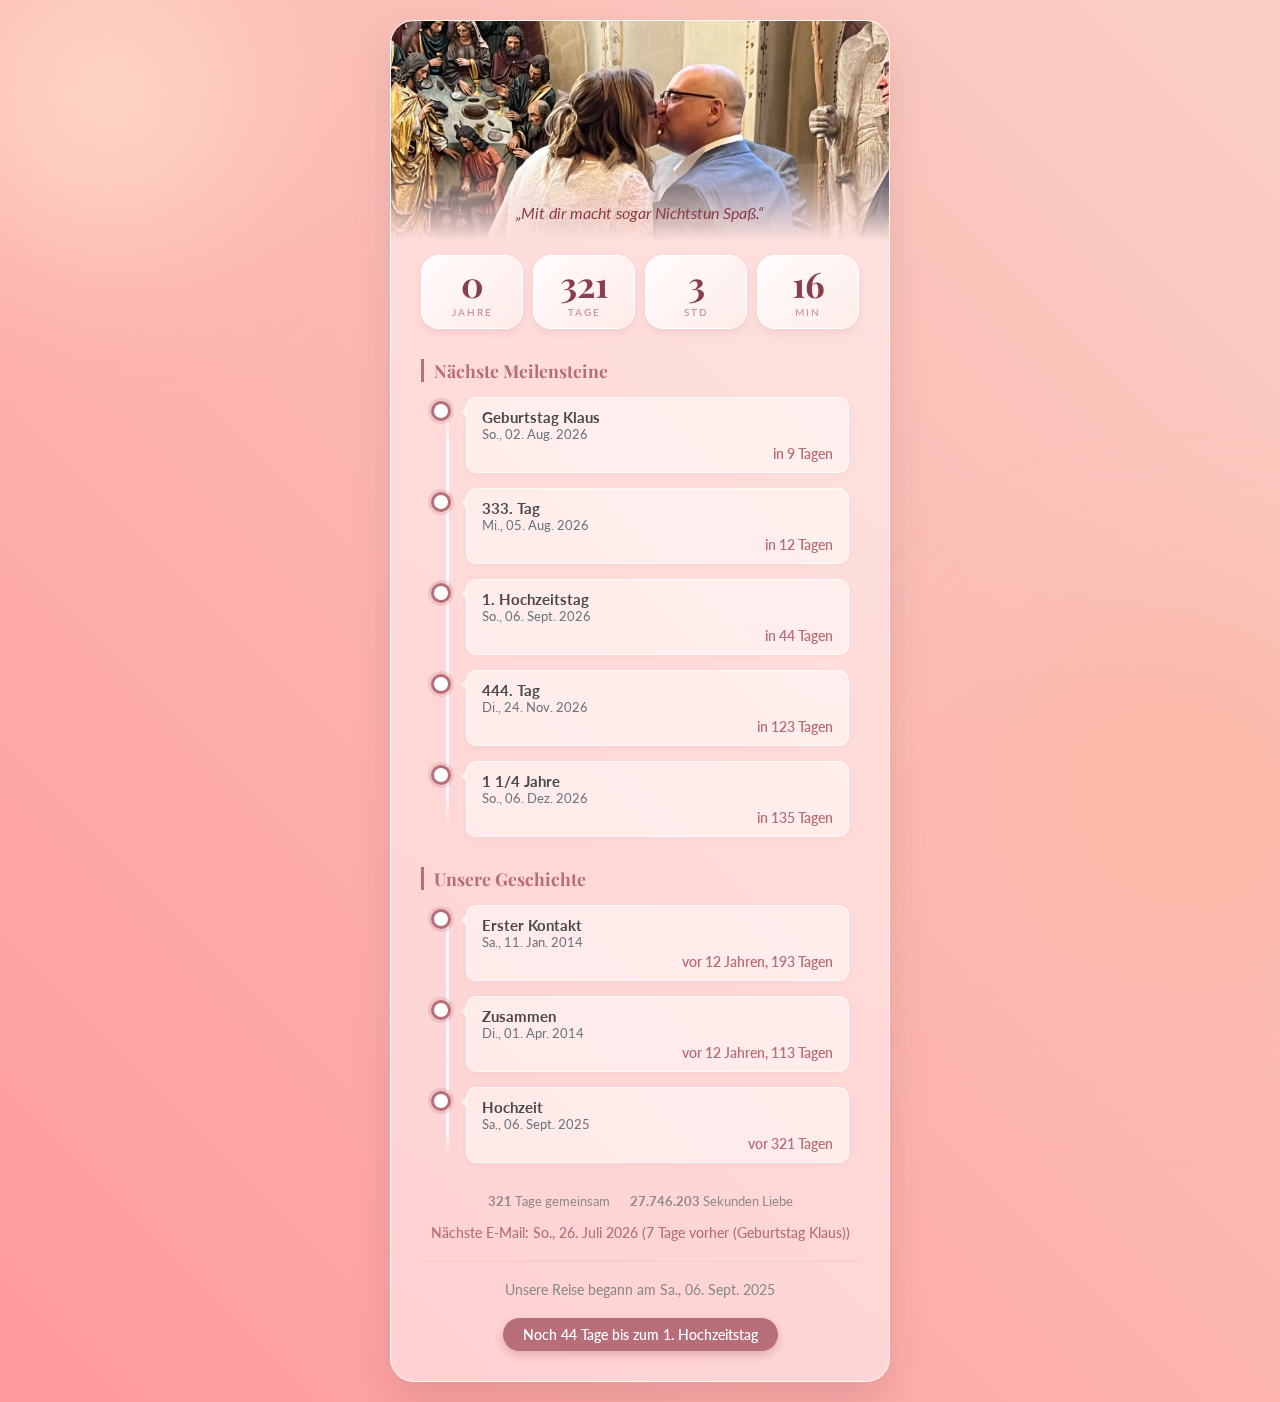
<file: backend/hochzeitstag-plugin (Kopie)/index.html>
<!DOCTYPE html>
<html lang="de">
<head>
    <meta charset="UTF-8">
    <meta name="viewport" content="width=device-width, initial-scale=1.0">
    <title>Unser Hochzeitstag</title>
    <link rel="icon" href="data:image/svg+xml,<svg xmlns='http://www.w3.org/2000/svg' viewBox='0 0 100 100'><text y='.9em' font-size='90'>❤️</text></svg>" />
    
    <link href="assets/fonts/fonts.css" rel="stylesheet"> <link href="assets/style.css" rel="stylesheet">
    <link href="https://fonts.googleapis.com/css2?family=Lato:wght@400;700&family=Playfair+Display:wght@400;700&display=swap" rel="stylesheet">
</head>
<body>

<div class="bg-shape shape-1"></div>
<div class="bg-shape shape-2"></div>

<div class="container">
    <div class="glass-card">
        <div class="content-wrapper">
            
            <div class="card-header-image"></div>
            <header class="header-section">
                <div id="quote-display" class="quote-box">
                    </div>
            </header>

            <div class="counter-grid">
                <div class="glass-circle">
                    <span class="number" id="val-years">0</span>
                    <span class="label">Jahre</span>
                </div>
                <div class="glass-circle">
                    <span class="number" id="val-days">0</span>
                    <span class="label">Tage</span>
                </div>
                <div class="glass-circle">
                    <span class="number" id="val-hours">0</span>
                    <span class="label">Std</span>
                </div>
                <div class="glass-circle">
                    <span class="number" id="val-minutes">0</span>
                    <span class="label">Min</span>
                </div>
            </div>

            <div class="section-title">Nächste Meilensteine</div>
            <div class="timeline-container" id="milestone-list">
                </div>

            <div class="section-title">Unsere Geschichte</div>
            <div class="timeline-container history-mode" id="history-list">
                </div>

            <div class="footer-stats">
                <div class="stat-item">
                    <span id="total-days">0</span> Tage gemeinsam
                </div>
                <div class="stat-item">
                    <span id="total-seconds">0</span> Sekunden Liebe
                </div>
            </div>
            
            <div id="next-email-info" style="display:none; color: var(--primary-color); margin-top: 15px; font-size: 0.9rem; font-weight: 500;"></div>

            <footer class="footer-info">
                <div id="wedding-date-display" class="start-date"></div>
                <button id="test-email-button" style="display:none;">Test E-Mail</button>
                <div class="next-anniversary-pill" id="next-anniversary">
                    Berechne...
                </div>
            </footer>
            
        </div>
    </div>
</div>

<script src="assets/config.js"></script>
<script src="assets/script.js"></script>
</body>
</html>
</file>
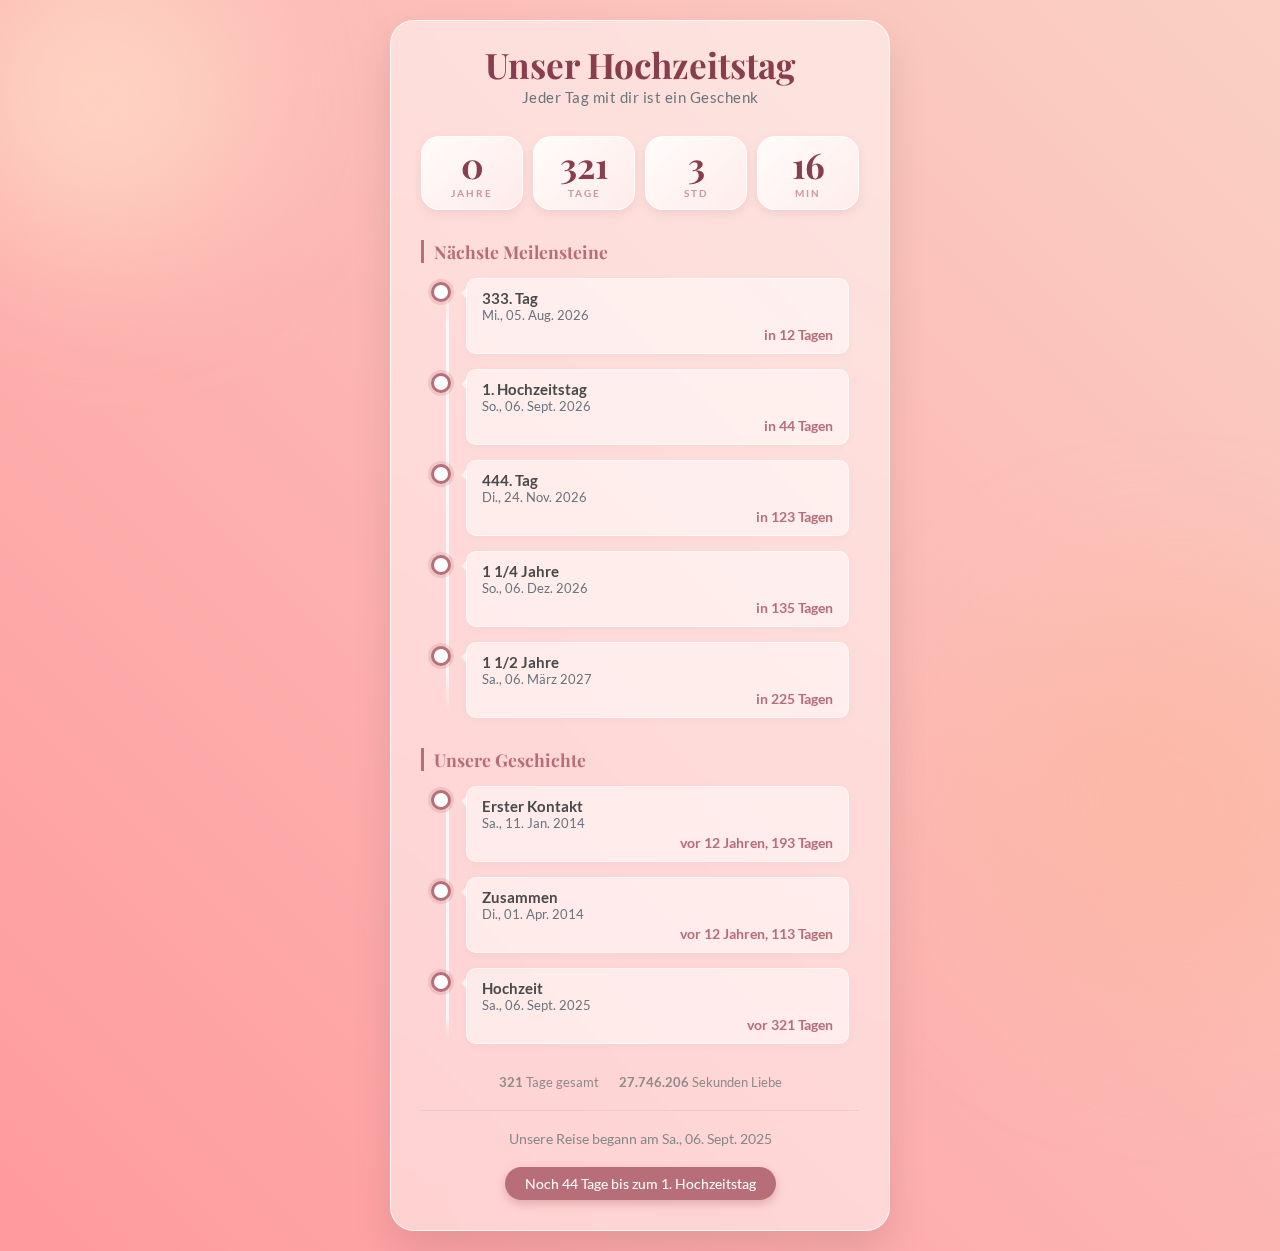
<file: frontend/wedding.html>
<!DOCTYPE html>
<html lang="de">
<head>
    <meta charset="UTF-8">
    <meta name="viewport" content="width=device-width, initial-scale=1.0">
    <title>Unser Hochzeitstag</title>
    <link rel="icon" href="data:image/svg+xml,<svg xmlns='http://www.w3.org/2000/svg' viewBox='0 0 100 100'><text y='.9em' font-size='90'>❤️</text></svg>" />
    
    <link href="./fonts/fonts.css" rel="stylesheet"> <link href="style.css" rel="stylesheet">
</head>
<body>

<div class="bg-shape shape-1"></div>
<div class="bg-shape shape-2"></div>

<div class="container">
    <div class="glass-card">
        <div class="content-wrapper">
            
            <header class="header-section">
                <h1>Unser Hochzeitstag</h1>
                <div class="subtitle">Jeder Tag mit dir ist ein Geschenk</div>
            </header>

            <div id="quote-display" class="quote-box">
                </div>

            <div class="counter-grid">
                <div class="glass-circle">
                    <span class="number" id="val-years">0</span>
                    <span class="label">Jahre</span>
                </div>
                <div class="glass-circle">
                    <span class="number" id="val-days">0</span>
                    <span class="label">Tage</span>
                </div>
                <div class="glass-circle">
                    <span class="number" id="val-hours">0</span>
                    <span class="label">Std</span>
                </div>
                <div class="glass-circle">
                    <span class="number" id="val-minutes">0</span>
                    <span class="label">Min</span>
                </div>
            </div>

            <div class="section-title">Nächste Meilensteine</div>
            <div class="timeline-container" id="milestone-list">
                </div>

            <div class="section-title">Unsere Geschichte</div>
            <div class="timeline-container history-mode" id="history-list">
                </div>

            <div class="footer-stats">
                <div class="stat-item">
                    <span id="total-days">0</span> Tage gesamt
                </div>
                <div class="stat-item">
                    <span id="total-seconds">0</span> Sekunden Liebe
                </div>
            </div>

            <footer class="footer-info">
                <div id="wedding-date-display" class="start-date"></div>
                <button id="test-email-button" style="display:none;">Test E-Mail</button>
                <div class="next-anniversary-pill" id="next-anniversary">
                    Berechne...
                </div>
            </footer>
            
        </div>
    </div>
</div>

<script src="config.js"></script>
<script src="script.js"></script>
</body>
</html>
</file>
<file: backend/hochzeitstag-plugin (Kopie)/assets/fonts/fonts.css>
/* Baloo 2 Regular (400) */
@font-face {
  font-family: 'Baloo 2';
  font-style: normal;
  font-weight: 400;
  src: url('../fonts/Baloo2-Regular.woff2') format('woff2'),
       url('../fonts/Baloo2-Regular.woff') format('woff');
  font-display: swap;
}

/* Baloo 2 Medium (500) */
@font-face {
  font-family: 'Baloo 2';
  font-style: normal;
  font-weight: 500;
  src: url('../fonts/Baloo2-Medium.woff2') format('woff2'),
       url('../fonts/Baloo2-Medium.woff') format('woff');
  font-display: swap;
}

/* Baloo 2 SemiBold (600) */
@font-face {
  font-family: 'Baloo 2';
  font-style: normal;
  font-weight: 600;
  src: url('../fonts/Baloo2-SemiBold.woff2') format('woff2'),
       url('../fonts/Baloo2-SemiBold.woff') format('woff');
  font-display: swap;
}

/* Baloo 2 Bold (700) */
@font-face {
  font-family: 'Baloo 2';
  font-style: normal;
  font-weight: 700;
  src: url('../fonts/Baloo2-Bold.woff2') format('woff2'),
       url('../fonts/Baloo2-Bold.woff') format('woff');
  font-display: swap;
}

/* Baloo 2 ExtraBold (800) */
@font-face {
  font-family: 'Baloo 2';
  font-style: normal;
  font-weight: 800;
  src: url('../fonts/Baloo2-ExtraBold.woff2') format('woff2'),
       url('../fonts/Baloo2-ExtraBold.woff') format('woff');
  font-display: swap;
}
</file>
<file: backend/hochzeitstag-plugin (Kopie)/assets/style.css>
:root {
    /* Modern Palette: Dusty Rose & Gold/Warm Grey */
    --primary-color: #b76e79; /* Dusty Rose */
    --accent-color: #d4a5a5;  /* Lighter Rose */
    --text-main: #4a4a4a;
    --text-muted: #6c757d;
    --glass-bg: rgba(255, 255, 255, 0.25);
    --glass-border: rgba(255, 255, 255, 0.5);
    --glass-shadow: 0 8px 32px 0 rgba(31, 38, 135, 0.15);
}

body {
    margin: 0;
    padding: 0;
    font-family: 'Lato', sans-serif; /* Lato für Fließtext */
    min-height: 100vh;
    display: flex;
    justify-content: center;
    align-items: center;
    /* Lebendiger Hintergrund für den Glass-Effekt */
    background: linear-gradient(45deg, #ff9a9e 0%, #fad0c4 99%, #fad0c4 100%);
    color: var(--text-main);
    overflow-x: hidden;
}

/* Dekorative Hintergrund-Formen für Tiefe */
.bg-shape {
    position: absolute;
    border-radius: 50%;
    filter: blur(80px);
    z-index: -1;
    opacity: 0.6;
}
.shape-1 {
    width: 300px;
    height: 300px;
    background: #ffecd2;
    top: -50px;
    left: -50px;
}
.shape-2 {
    width: 400px;
    height: 400px;
    background: #fcb69f;
    bottom: -100px;
    right: -100px;
}

.container {
    width: 90%;
    max-width: 500px; /* Etwas schmaler für Eleganz */
    padding: 20px 0;
}

/* --- GLASS CARD --- */
.glass-card {
    /* Weniger Deckkraft (0.5 statt 0.65), dafür mehr Blur */
    background: rgba(255, 255, 255, 0.5);
    backdrop-filter: blur(20px);
    -webkit-backdrop-filter: blur(20px);
    
    /* Ein sehr feiner, heller Rand lässt es wie geschliffenes Glas wirken */
    border: 1px solid rgba(255, 255, 255, 0.8);
    box-shadow: 0 20px 40px rgba(0, 0, 0, 0.1);
    border-radius: 24px;
    padding: 0 0 30px 0; /* Padding oben auf 0, damit Bild am Rand klebt */
    text-align: center;
    position: relative;
    overflow: hidden;
}

.content-wrapper {
    padding: 0 30px; /* Padding wiederherstellen für den Inhalt */
}

.card-header-image {
    width: 100%;
    height: 220px; /* Ruhig etwas höher machen */
    background-image: url('kiss.jpeg'); /* Dein Bildpfad */
    background-size: cover;
    background-position: center 20%; /* Bild etwas nach oben schieben */
    border-radius: 20px 20px 0 0;
    
    /* Der Trick: Ein Verlauf von Schwarz (sichtbar) zu Transparent (unsichtbar) */
    -webkit-mask-image: linear-gradient(to bottom, black 60%, transparent 100%);
    mask-image: linear-gradient(to bottom, black 60%, transparent 100%);
    
    /* Zieht den Text darunter visuell in das Bild hinein */
    margin-bottom: -60px; 
    margin-left: -30px; /* Kompensiere .content-wrapper padding falls nötig, hier nicht da image außerhalb von wrapper ist? nein es ist drin */
    margin-right: -30px;
    /* Wait, the image is inside .content-wrapper in existing HTML. But .glass-card has padding: 0 now. 
       Actually, in my HTML structure, .content-wrapper is inside .glass-card.
       If .glass-card has padding:0, .content-wrapper touches edges.
       So .card-header-image inside .content-wrapper works.
       BUT, I need to add padding to .content-wrapper for the REST of the content.
       Or move .card-header-image OUTSIDE .content-wrapper if .content-wrapper has padding.
       Let's assume .content-wrapper gets the padding: 0 30px; 
       And .card-header-image needs negative margins to span full width IF .content-wrapper has padding.
       OR, simpler: .glass-card has padding 0. .card-header-image is first child of .content-wrapper.
       .content-wrapper gets padding 0 30px? No, then image would be indented.
       
       Let's adjust:
       .glass-card { padding: 0 0 30px 0; }
       .content-wrapper { } -> This wraps everything. 
       
       If .card-header-image is INSIDE .content-wrapper, and I want it full width, .content-wrapper must have 0 padding.
       Then I need to add padding to individual elements or a new inner wrapper.
       
       Easiest fix given current HTML:
       .glass-card has padding 0.
       .content-wrapper has padding 0 (default).
       .card-header-image is full width.
       .header-section, .counter-grid, .section-title, .timeline-container, etc. need side padding.
       OR
       .content-wrapper { padding: 0 30px; }
       .card-header-image { margin: 0 -30px -60px -30px; } -> pulls it out.
       
       Let's stick to the negative margin approach compatible with .content-wrapper having padding.
       Wait, I set .glass-card padding to 0 0 30px 0. 
       Previously .glass-card had padding: 30px.
       The user instruction says: "padding: 0 0 30px 0; /* Padding oben auf 0, damit Bild am Rand klebt */"
       
       If .glass-card has 0 padding on sides, content touches edge.
       I will set .glass-card padding to 0.
       And add padding to .content-wrapper.
    */
    position: relative;
    z-index: 0;
    
    /* Reset margins for the new structure where .glass-card has 0 padding top/sides */
    margin: 0; 
    margin-bottom: -60px;
}

/* Adjust wrapper to handle content padding */
.content-wrapper {
    padding: 0 30px;
}

/* Specific fix for image if it is inside content-wrapper which has padding */
.content-wrapper .card-header-image {
    margin-left: -30px;
    margin-right: -30px;
    width: calc(100% + 60px);
}

.header-section {
    position: relative;
    z-index: 1; /* Liegt über dem auslaufenden Bild */
    padding-top: 20px;
}

h1 {
    color: #883e4c; /* Dunklerer Ton für Kontrast */
    margin: 0;
    font-size: 2.2rem;
    font-weight: 700;
}

h1, .section-title {
    font-family: 'Playfair Display', serif; /* Elegant und emotional */
}

.subtitle {
    color: var(--text-muted);
    font-size: 0.95rem;
    margin-bottom: 25px;
    font-weight: 500;
    letter-spacing: 0.5px;
}

/* --- COUNTER CIRCLES --- */
.counter-grid {
    display: grid;
    grid-template-columns: repeat(4, 1fr);
    gap: 10px;
    margin-bottom: 30px;
}

.glass-circle {
    background: linear-gradient(135deg, rgba(255,255,255,0.9), rgba(255,255,255,0.4));
    border: 1px solid white;
    box-shadow: 0 4px 10px rgba(183, 110, 121, 0.15);
    border-radius: 18px; /* Eher "Squircle" als Kreis, wirkt moderner */
    padding: 10px 5px;
    display: flex;
    flex-direction: column;
    align-items: center;
    justify-content: center;
    transition: transform 0.3s ease;
}

.glass-circle:hover {
    transform: translateY(-3px);
}

.glass-circle .number {
    font-family: 'Playfair Display', serif;
    color: #883e4c;
    font-weight: 700;
    font-size: 2.2rem; /* Größer */
    line-height: 1;
    margin-bottom: 5px;
}

.glass-circle .label {
    font-family: 'Lato', sans-serif; /* Cleanere Schrift für Labels */
    font-size: 0.65rem;
    letter-spacing: 2px; /* Mehr Abstand zwischen Buchstaben wirkt edel */
    opacity: 0.7;
    color: #b76e79;
    text-transform: uppercase;
    font-weight: 600;
}

/* --- QUOTE BOX --- */
.quote-box {
    margin-bottom: 30px;
    font-style: italic;
    color: #883e4c;
    font-size: 1rem;
    line-height: 1.5;
    padding: 0 10px;
}

/* --- TIMELINE STYLES --- */
.section-title {
    text-align: left;
    font-size: 1.1rem;
    font-weight: 700;
    color: var(--primary-color);
    margin-top: 30px;
    margin-bottom: 15px;
    padding-left: 10px;
    border-left: 3px solid var(--primary-color);
}

.timeline-container {
    position: relative;
    padding: 0 10px;
}

/* Die vertikale Linie */
.timeline-container::before {
    content: '';
    position: absolute;
    left: 25px; /* Position der Linie */
    top: 5px;
    bottom: 5px;
    width: 3px;
    border-radius: 2px;
    background: linear-gradient(to bottom, 
        rgba(255,255,255,0) 0%, 
        rgba(255,255,255,0.8) 10%, 
        rgba(255,255,255,0.8) 90%, 
        rgba(255,255,255,0) 100%
    );
}

.timeline-item {
    display: flex;
    align-items: flex-start; /* Oben bündig */
    margin-bottom: 15px;
    position: relative;
    text-align: left;
}

.timeline-dot {
    width: 14px;
    height: 14px;
    background: #fff;
    border: 3px solid #b76e79; /* Ring-Optik */
    border-radius: 50%;
    margin-right: 15px;
    margin-top: 4px; /* Optisch ausrichten mit Text */
    flex-shrink: 0;
    z-index: 1; /* Über der Linie */
    box-shadow: 0 0 0 3px rgba(183, 110, 121, 0.2); /* Glow Effekt */
}

.timeline-content {
    background: rgba(255, 255, 255, 0.5); /* Etwas transparenter */
    padding: 10px 15px;
    border-radius: 10px;
    flex-grow: 1;
    position: relative;
    border: 1px solid rgba(255, 255, 255, 0.6);
    box-shadow: 0 2px 8px rgba(0,0,0,0.03);
    transition: transform 0.2s;
}

.timeline-content:hover {
    transform: translateX(5px); /* Interaktion beim Drüberfahren */
    background: rgba(255, 255, 255, 0.85);
}

/* Kleiner Pfeil links am Content */
.timeline-content::before {
    content: '';
    position: absolute;
    left: -6px;
    top: 8px;
    width: 0; 
    height: 0; 
    border-top: 6px solid transparent;
    border-bottom: 6px solid transparent; 
    border-right: 6px solid rgba(255, 255, 255, 0.6);
}

.t-label {
    display: block;
    font-weight: 700;
    color: var(--text-main);
    font-size: 0.95rem;
}

.t-date {
    display: block;
    font-size: 0.8rem;
    color: var(--text-muted);
    margin-bottom: 4px;
}

.t-countdown {
    display: block;
    font-size: 0.85rem;
    color: var(--primary-color);
    font-weight: 600;
    text-align: right;
}

/* --- FOOTER --- */
.footer-stats {
    display: flex;
    justify-content: center;
    gap: 20px;
    margin-top: 30px;
    font-size: 0.8rem;
    color: #777;
    opacity: 0.8;
}

.footer-stats span {
    font-weight: 700;
}

.footer-info {
    margin-top: 20px;
    padding-top: 20px;
    border-top: 1px solid rgba(0,0,0,0.05);
}

.start-date {
    font-size: 0.85rem;
    color: #888;
    margin-bottom: 10px;
}

.next-anniversary-pill {
    background: var(--primary-color);
    color: white;
    display: inline-block;
    padding: 8px 20px;
    border-radius: 50px;
    font-size: 0.9rem;
    font-weight: 500;
    box-shadow: 0 4px 10px rgba(183, 110, 121, 0.4);
    margin-top: 10px;
}
</file>
<file: frontend/fonts/fonts.css>
/* Baloo 2 Regular (400) */
@font-face {
  font-family: 'Baloo 2';
  font-style: normal;
  font-weight: 400;
  src: url('../fonts/Baloo2-Regular.woff2') format('woff2'),
       url('../fonts/Baloo2-Regular.woff') format('woff');
  font-display: swap;
}

/* Baloo 2 Medium (500) */
@font-face {
  font-family: 'Baloo 2';
  font-style: normal;
  font-weight: 500;
  src: url('../fonts/Baloo2-Medium.woff2') format('woff2'),
       url('../fonts/Baloo2-Medium.woff') format('woff');
  font-display: swap;
}

/* Baloo 2 SemiBold (600) */
@font-face {
  font-family: 'Baloo 2';
  font-style: normal;
  font-weight: 600;
  src: url('../fonts/Baloo2-SemiBold.woff2') format('woff2'),
       url('../fonts/Baloo2-SemiBold.woff') format('woff');
  font-display: swap;
}

/* Baloo 2 Bold (700) */
@font-face {
  font-family: 'Baloo 2';
  font-style: normal;
  font-weight: 700;
  src: url('../fonts/Baloo2-Bold.woff2') format('woff2'),
       url('../fonts/Baloo2-Bold.woff') format('woff');
  font-display: swap;
}

/* Baloo 2 ExtraBold (800) */
@font-face {
  font-family: 'Baloo 2';
  font-style: normal;
  font-weight: 800;
  src: url('../fonts/Baloo2-ExtraBold.woff2') format('woff2'),
       url('../fonts/Baloo2-ExtraBold.woff') format('woff');
  font-display: swap;
}

/* Lato Regular (400) */
@font-face {
  font-family: 'Lato';
  font-style: normal;
  font-weight: 400;
  src: url('../fonts/Lato-Regular.ttf') format('truetype');
  font-display: swap;
}

/* Lato Bold (700) */
@font-face {
  font-family: 'Lato';
  font-style: normal;
  font-weight: 700;
  src: url('../fonts/Lato-Bold.ttf') format('truetype');
  font-display: swap;
}

/* Playfair Display Regular (400) */
@font-face {
  font-family: 'Playfair Display';
  font-style: normal;
  font-weight: 400;
  src: url('../fonts/PlayfairDisplay-Regular.ttf') format('truetype');
  font-display: swap;
}

/* Playfair Display Bold (700) */
@font-face {
  font-family: 'Playfair Display';
  font-style: normal;
  font-weight: 700;
  src: url('../fonts/PlayfairDisplay-Bold.ttf') format('truetype');
  font-display: swap;
}
</file>
<file: frontend/style.css>
:root {
    /* Modern Palette: Dusty Rose & Gold/Warm Grey */
    --primary-color: #b76e79; /* Dusty Rose */
    --accent-color: #d4a5a5;  /* Lighter Rose */
    --text-main: #4a4a4a;
    --text-muted: #6c757d;
    --glass-bg: rgba(255, 255, 255, 0.25);
    --glass-border: rgba(255, 255, 255, 0.5);
    --glass-shadow: 0 8px 32px 0 rgba(31, 38, 135, 0.15);
}

body {
    margin: 0;
    padding: 0;
    font-family: 'Lato', sans-serif; /* Lato für Fließtext */
    min-height: 100vh;
    display: flex;
    justify-content: center;
    align-items: center;
    /* Lebendiger Hintergrund für den Glass-Effekt */
    background: linear-gradient(45deg, #ff9a9e 0%, #fad0c4 99%, #fad0c4 100%);
    color: var(--text-main);
    overflow-x: hidden;
}

/* Dekorative Hintergrund-Formen für Tiefe */
.bg-shape {
    position: absolute;
    border-radius: 50%;
    filter: blur(80px);
    z-index: -1;
    opacity: 0.6;
}
.shape-1 {
    width: 300px;
    height: 300px;
    background: #ffecd2;
    top: -50px;
    left: -50px;
}
.shape-2 {
    width: 400px;
    height: 400px;
    background: #fcb69f;
    bottom: -100px;
    right: -100px;
}

.container {
    width: 90%;
    max-width: 500px; /* Etwas schmaler für Eleganz */
    padding: 20px 0;
}

/* --- GLASS CARD --- */
.glass-card {
    /* Weniger Deckkraft (0.5 statt 0.65), dafür mehr Blur */
    background: rgba(255, 255, 255, 0.5);
    backdrop-filter: blur(20px);
    -webkit-backdrop-filter: blur(20px);
    
    /* Ein sehr feiner, heller Rand lässt es wie geschliffenes Glas wirken */
    border: 1px solid rgba(255, 255, 255, 0.8);
    box-shadow: 0 20px 40px rgba(0, 0, 0, 0.1);
    border-radius: 24px;
    padding: 0 0 30px 0; /* Padding oben auf 0, damit Bild am Rand klebt */
    text-align: center;
    position: relative;
    overflow: hidden;
}

.content-wrapper {
    padding: 0 30px; /* Padding wiederherstellen für den Inhalt */
}

.card-header-image {
    width: 100%;
    height: 220px; /* Ruhig etwas höher machen */
    background-image: url('kiss.jpeg'); /* Dein Bildpfad */
    background-size: cover;
    background-position: center 20%; /* Bild etwas nach oben schieben */
    border-radius: 20px 20px 0 0;
    
    /* Der Trick: Ein Verlauf von Schwarz (sichtbar) zu Transparent (unsichtbar) */
    -webkit-mask-image: linear-gradient(to bottom, black 60%, transparent 100%);
    mask-image: linear-gradient(to bottom, black 60%, transparent 100%);
    
    /* Zieht den Text darunter visuell in das Bild hinein */
    margin-bottom: -60px; 
    margin-left: -30px; /* Kompensiere .content-wrapper padding falls nötig, hier nicht da image außerhalb von wrapper ist? nein es ist drin */
    margin-right: -30px;
    /* Wait, the image is inside .content-wrapper in existing HTML. But .glass-card has padding: 0 now. 
       Actually, in my HTML structure, .content-wrapper is inside .glass-card.
       If .glass-card has padding:0, .content-wrapper touches edges.
       So .card-header-image inside .content-wrapper works.
       BUT, I need to add padding to .content-wrapper for the REST of the content.
       Or move .card-header-image OUTSIDE .content-wrapper if .content-wrapper has padding.
       Let's assume .content-wrapper gets the padding: 0 30px; 
       And .card-header-image needs negative margins to span full width IF .content-wrapper has padding.
       OR, simpler: .glass-card has padding 0. .card-header-image is first child of .content-wrapper.
       .content-wrapper gets padding 0 30px? No, then image would be indented.
       
       Let's adjust:
       .glass-card { padding: 0 0 30px 0; }
       .content-wrapper { } -> This wraps everything. 
       
       If .card-header-image is INSIDE .content-wrapper, and I want it full width, .content-wrapper must have 0 padding.
       Then I need to add padding to individual elements or a new inner wrapper.
       
       Easiest fix given current HTML:
       .glass-card has padding 0.
       .content-wrapper has padding 0 (default).
       .card-header-image is full width.
       .header-section, .counter-grid, .section-title, .timeline-container, etc. need side padding.
       OR
       .content-wrapper { padding: 0 30px; }
       .card-header-image { margin: 0 -30px -60px -30px; } -> pulls it out.
       
       Let's stick to the negative margin approach compatible with .content-wrapper having padding.
       Wait, I set .glass-card padding to 0 0 30px 0. 
       Previously .glass-card had padding: 30px.
       The user instruction says: "padding: 0 0 30px 0; /* Padding oben auf 0, damit Bild am Rand klebt */"
       
       If .glass-card has 0 padding on sides, content touches edge.
       I will set .glass-card padding to 0.
       And add padding to .content-wrapper.
    */
    position: relative;
    z-index: 0;
    
    /* Reset margins for the new structure where .glass-card has 0 padding top/sides */
    margin: 0; 
    margin-bottom: -60px;
}

/* Adjust wrapper to handle content padding */
.content-wrapper {
    padding: 0 30px;
}

/* Specific fix for image if it is inside content-wrapper which has padding */
.content-wrapper .card-header-image {
    margin-left: -30px;
    margin-right: -30px;
    width: calc(100% + 60px);
}

.header-section {
    position: relative;
    z-index: 1; /* Liegt über dem auslaufenden Bild */
    padding-top: 20px;
}

h1 {
    color: #883e4c; /* Dunklerer Ton für Kontrast */
    margin: 0;
    font-size: 2.2rem;
    font-weight: 700;
}

h1, .section-title {
    font-family: 'Playfair Display', serif; /* Elegant und emotional */
}

.subtitle {
    color: var(--text-muted);
    font-size: 0.95rem;
    margin-bottom: 25px;
    font-weight: 500;
    letter-spacing: 0.5px;
}

/* --- COUNTER CIRCLES --- */
.counter-grid {
    display: grid;
    grid-template-columns: repeat(4, 1fr);
    gap: 10px;
    margin-bottom: 30px;
}

.glass-circle {
    background: linear-gradient(135deg, rgba(255,255,255,0.9), rgba(255,255,255,0.4));
    border: 1px solid white;
    box-shadow: 0 4px 10px rgba(183, 110, 121, 0.15);
    border-radius: 18px; /* Eher "Squircle" als Kreis, wirkt moderner */
    padding: 10px 5px;
    display: flex;
    flex-direction: column;
    align-items: center;
    justify-content: center;
    transition: transform 0.3s ease;
}

.glass-circle:hover {
    transform: translateY(-3px);
}

.glass-circle .number {
    font-family: 'Playfair Display', serif;
    color: #883e4c;
    font-weight: 700;
    font-size: 2.2rem; /* Größer */
    line-height: 1;
    margin-bottom: 5px;
}

.glass-circle .label {
    font-family: 'Lato', sans-serif; /* Cleanere Schrift für Labels */
    font-size: 0.65rem;
    letter-spacing: 2px; /* Mehr Abstand zwischen Buchstaben wirkt edel */
    opacity: 0.7;
    color: #b76e79;
    text-transform: uppercase;
    font-weight: 600;
}

/* --- QUOTE BOX --- */
.quote-box {
    margin-bottom: 30px;
    font-style: italic;
    color: #883e4c;
    font-size: 1rem;
    line-height: 1.5;
    padding: 0 10px;
}

/* --- TIMELINE STYLES --- */
.section-title {
    text-align: left;
    font-size: 1.1rem;
    font-weight: 700;
    color: var(--primary-color);
    margin-top: 30px;
    margin-bottom: 15px;
    padding-left: 10px;
    border-left: 3px solid var(--primary-color);
}

.timeline-container {
    position: relative;
    padding: 0 10px;
}

/* Die vertikale Linie */
.timeline-container::before {
    content: '';
    position: absolute;
    left: 25px; /* Position der Linie */
    top: 5px;
    bottom: 5px;
    width: 3px;
    border-radius: 2px;
    background: linear-gradient(to bottom, 
        rgba(255,255,255,0) 0%, 
        rgba(255,255,255,0.8) 10%, 
        rgba(255,255,255,0.8) 90%, 
        rgba(255,255,255,0) 100%
    );
}

.timeline-item {
    display: flex;
    align-items: flex-start; /* Oben bündig */
    margin-bottom: 15px;
    position: relative;
    text-align: left;
}

.timeline-dot {
    width: 14px;
    height: 14px;
    background: #fff;
    border: 3px solid #b76e79; /* Ring-Optik */
    border-radius: 50%;
    margin-right: 15px;
    margin-top: 4px; /* Optisch ausrichten mit Text */
    flex-shrink: 0;
    z-index: 1; /* Über der Linie */
    box-shadow: 0 0 0 3px rgba(183, 110, 121, 0.2); /* Glow Effekt */
}

.timeline-content {
    background: rgba(255, 255, 255, 0.5); /* Etwas transparenter */
    padding: 10px 15px;
    border-radius: 10px;
    flex-grow: 1;
    position: relative;
    border: 1px solid rgba(255, 255, 255, 0.6);
    box-shadow: 0 2px 8px rgba(0,0,0,0.03);
    transition: transform 0.2s;
}

.timeline-content:hover {
    transform: translateX(5px); /* Interaktion beim Drüberfahren */
    background: rgba(255, 255, 255, 0.85);
}

/* Kleiner Pfeil links am Content */
.timeline-content::before {
    content: '';
    position: absolute;
    left: -6px;
    top: 8px;
    width: 0; 
    height: 0; 
    border-top: 6px solid transparent;
    border-bottom: 6px solid transparent; 
    border-right: 6px solid rgba(255, 255, 255, 0.6);
}

.t-label {
    display: block;
    font-weight: 700;
    color: var(--text-main);
    font-size: 0.95rem;
}

.t-date {
    display: block;
    font-size: 0.8rem;
    color: var(--text-muted);
    margin-bottom: 4px;
}

.t-countdown {
    display: block;
    font-size: 0.85rem;
    color: var(--primary-color);
    font-weight: 600;
    text-align: right;
}

/* --- FOOTER --- */
.footer-stats {
    display: flex;
    justify-content: center;
    gap: 20px;
    margin-top: 30px;
    font-size: 0.8rem;
    color: #777;
    opacity: 0.8;
}

.footer-stats span {
    font-weight: 700;
}

.footer-info {
    margin-top: 20px;
    padding-top: 20px;
    border-top: 1px solid rgba(0,0,0,0.05);
}

.start-date {
    font-size: 0.85rem;
    color: #888;
    margin-bottom: 10px;
}

.next-anniversary-pill {
    background: var(--primary-color);
    color: white;
    display: inline-block;
    padding: 8px 20px;
    border-radius: 50px;
    font-size: 0.9rem;
    font-weight: 500;
    box-shadow: 0 4px 10px rgba(183, 110, 121, 0.4);
    margin-top: 10px;
}
</file>
